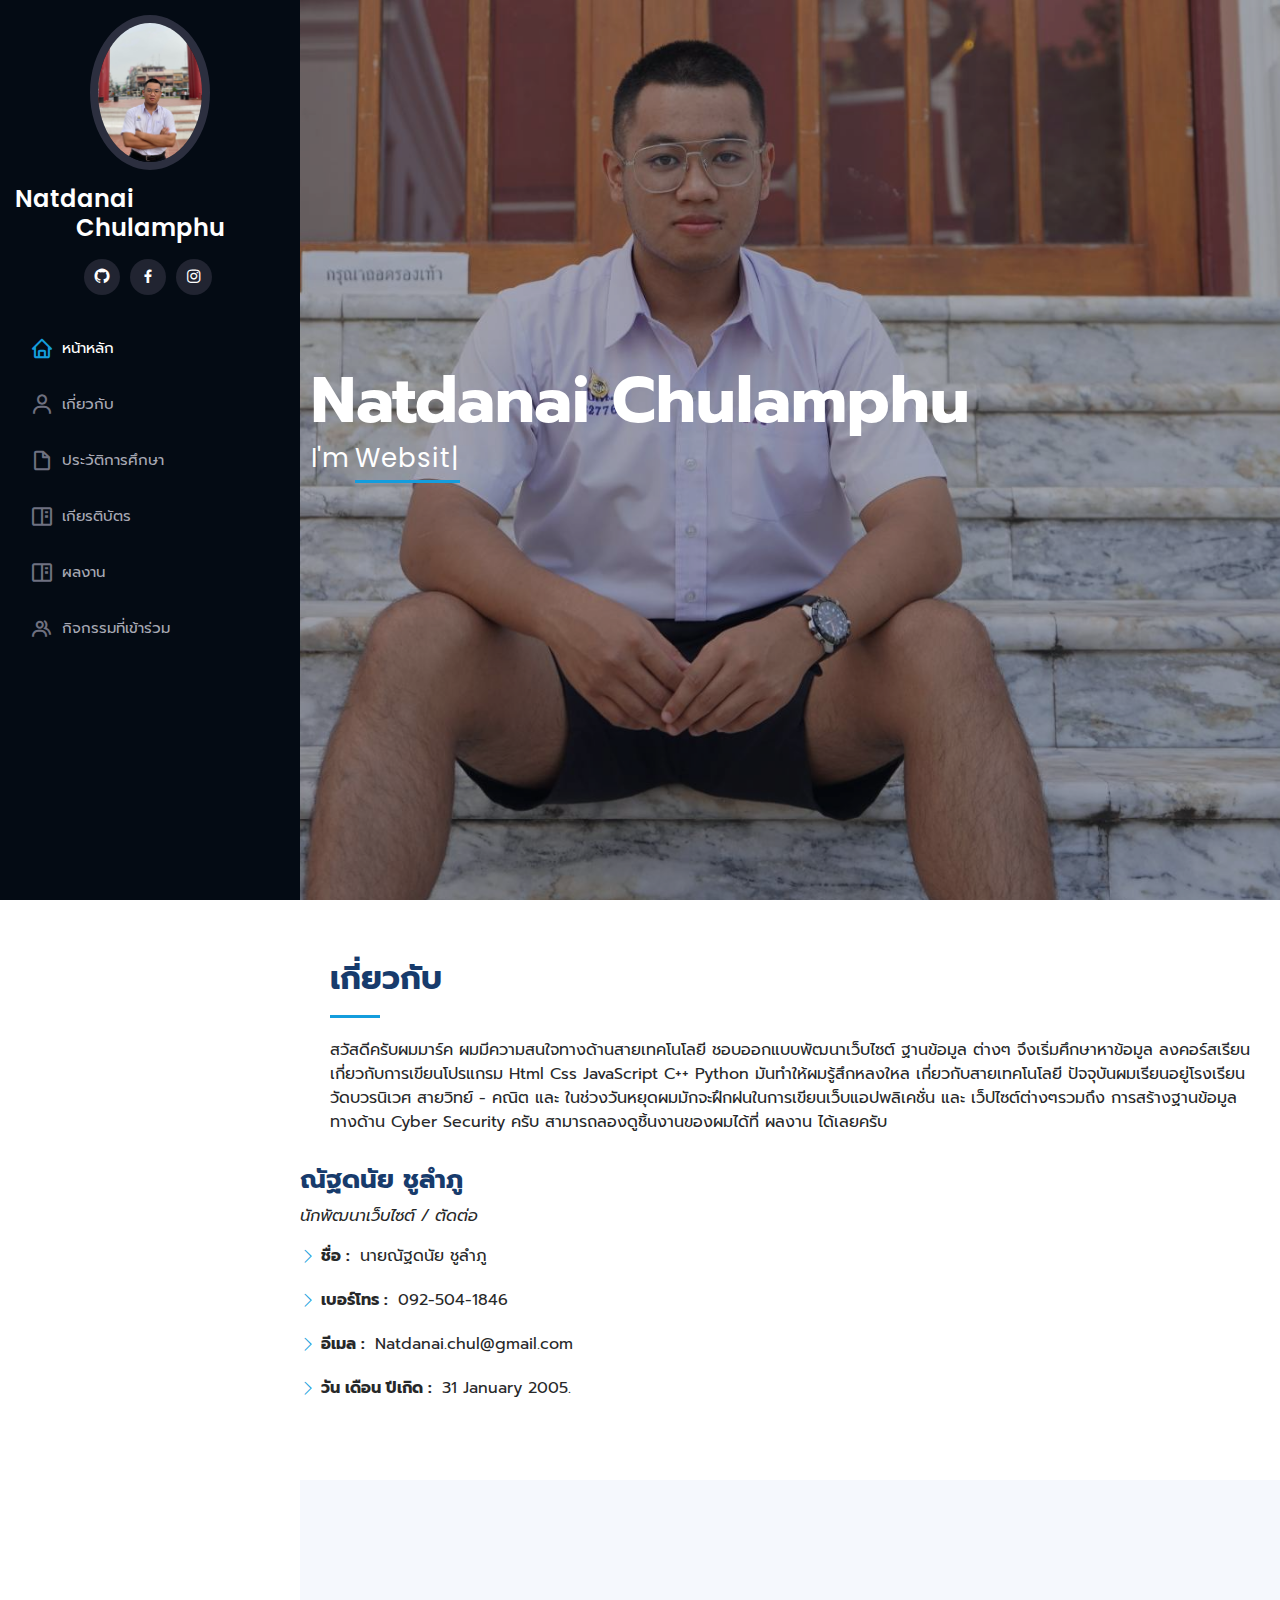
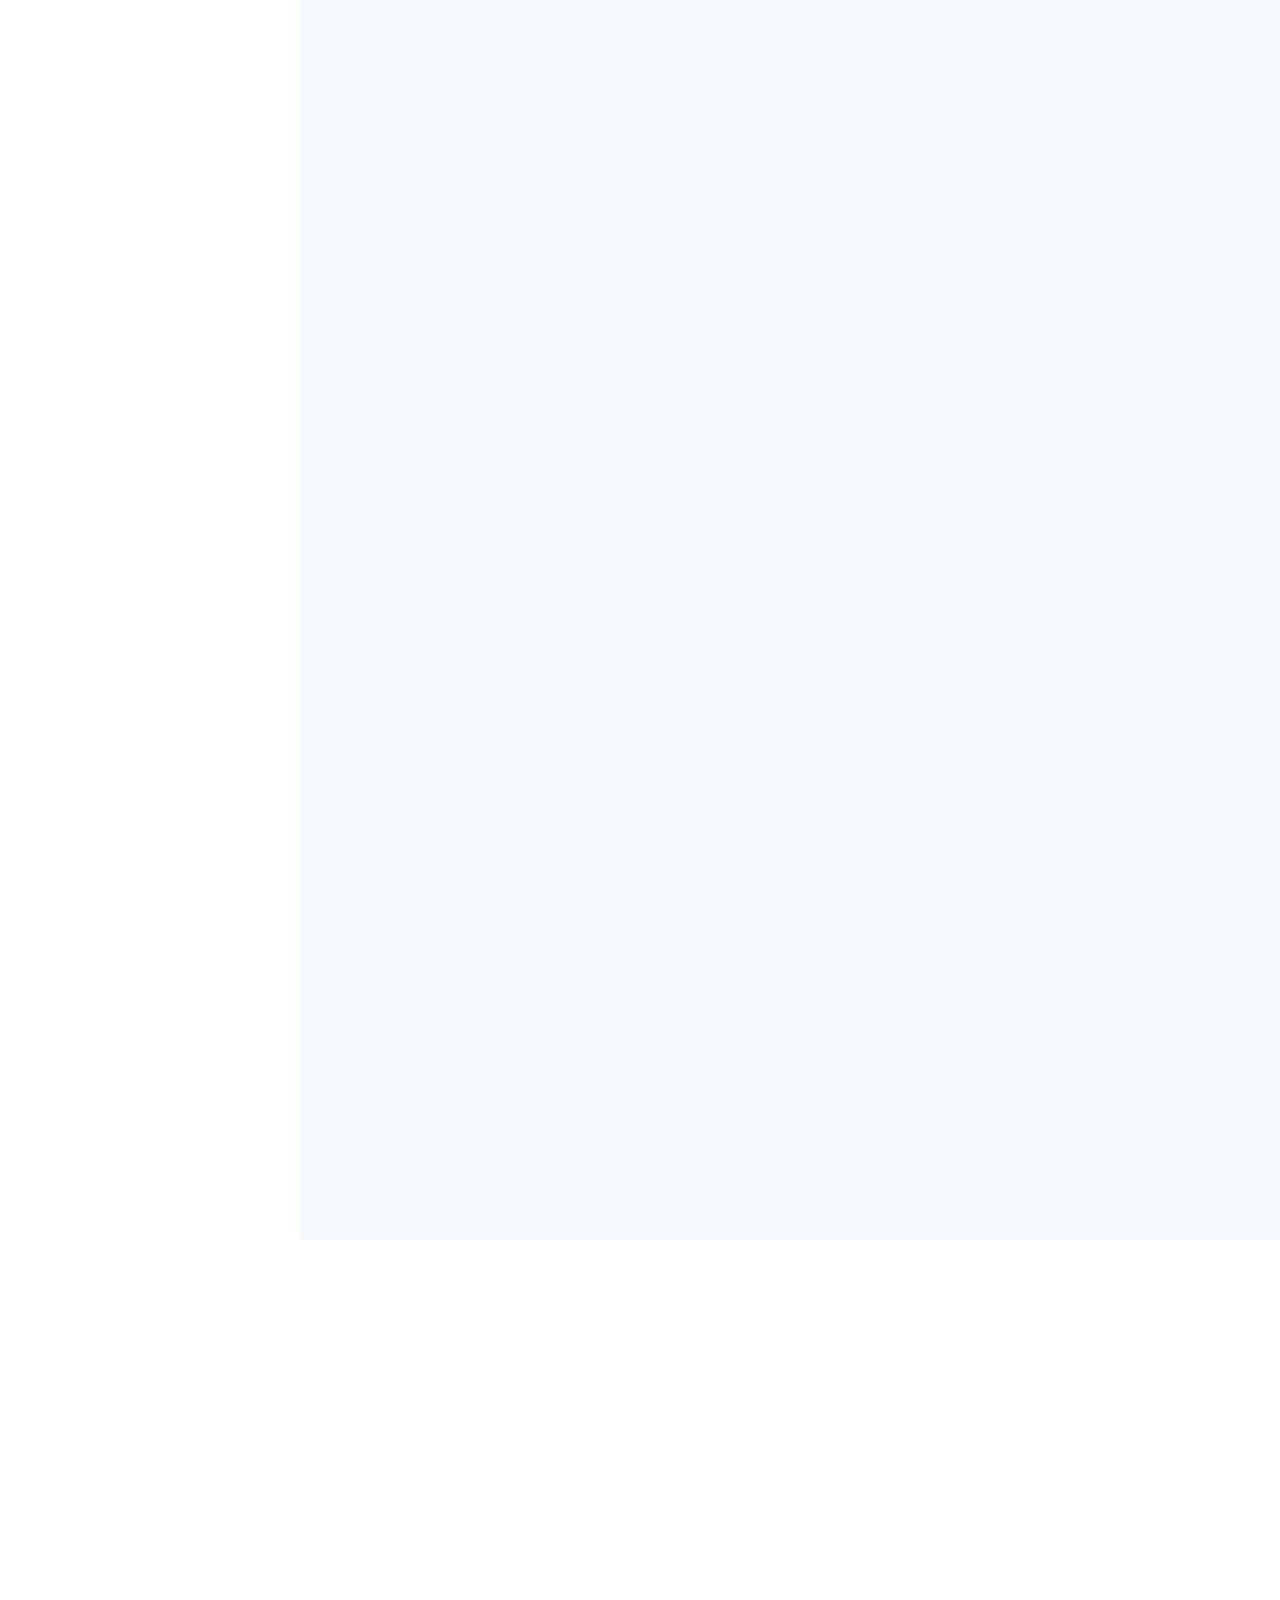
<file: index.html>
<!DOCTYPE html>
<html lang="en">

<head>
  <meta charset="utf-8">
  <meta content="width=device-width, initial-scale=1.0" name="viewport">

  <title>iPortfolio </title>
  <meta content="" name="description">
  <meta content="" name="keywords">

  <!-- Favicons -->
  <link href="assets/img/favicon.png" rel="icon">
  <link href="assets/img/apple-touch-icon.png" rel="apple-touch-icon">

  <!-- Google Fonts -->
  <link href="https://fonts.googleapis.com/css?family=Open+Sans:300,300i,400,400i,600,600i,700,700i|Raleway:300,300i,400,400i,500,500i,600,600i,700,700i|Poppins:300,300i,400,400i,500,500i,600,600i,700,700i" rel="stylesheet">

  <!-- Vendor CSS Files -->
  <link href="assets/vendor/aos/aos.css" rel="stylesheet">
  <link href="assets/vendor/bootstrap/css/bootstrap.min.css" rel="stylesheet">
  <link href="assets/vendor/bootstrap-icons/bootstrap-icons.css" rel="stylesheet">
  <link href="assets/vendor/boxicons/css/boxicons.min.css" rel="stylesheet">
  <link href="assets/vendor/glightbox/css/glightbox.min.css" rel="stylesheet">
  <link href="assets/vendor/swiper/swiper-bundle.min.css" rel="stylesheet">

  <!-- Template Main CSS File -->
  <link href="assets/css/style.css" rel="stylesheet">

  <!-- =======================================================
  * Template Name: iPortfolio
  * Updated: Sep 18 2023 with Bootstrap v5.3.2
  * Template URL: https://bootstrapmade.com/iportfolio-bootstrap-portfolio-websites-template/
  * Author: BootstrapMade.com
  * License: https://bootstrapmade.com/license/
  ======================================================== -->
</head>

<body>

  <!-- ======= Mobile nav toggle button ======= -->
  <i class="bi bi-list mobile-nav-toggle d-xl-none"></i>

  <!-- ======= Header ======= -->
  <header id="header">
    <div class="d-flex flex-column">

      <div class="profile">
        <img src="assets/img/S__2506754.jpg" alt="" class="img-fluid rounded-circle">
        <h1 class="text-light"><a href="index.html">Natdanai Chulamphu</a></h1>
        <div class="social-links mt-3 text-center">
          <a href="https://github.com/markk055" class="github"><i class="bx bxl-github"></i></a>
          <a href="https://www.facebook.com/profile.php?id=100009286404479" class="facebook"><i class="bx bxl-facebook"></i></a>
          <a href="https://www.instagram.com/mx_rk.xez/" class="instagram"><i class="bx bxl-instagram"></i></a>
        </div>
      </div>
        
      <nav id="navbar" class="nav-menu navbar">
        <ul>
          <li><a href="#hero" class="nav-link scrollto active"><i class="bx bx-home"></i> <span>หน้าหลัก</span></a></li>
          <li><a href="#about" class="nav-link scrollto"><i class="bx bx-user"></i> <span>เกี่ยวกับ</span></a></li>
          <li><a href="#resume" class="nav-link scrollto"><i class="bx bx-file-blank"></i> <span>ประวัติการศึกษา</span></a></li>
          <li><a href="#certificate" class="nav-link scrollto"><i class="bx bx-book-content"></i> <span>เกียรติบัตร</span></a></li>
          <li><a href="projects/index.html" class="nav-link scrollto"><i class="bx bx-book-content"></i> <span>ผลงาน</span></a>
          <li><a href="\activite\index.html" class="nav-link scrollto"><i class="bx bx-group"></i> <span>กิจกรรมที่เข้าร่วม</span></a></li>
        </ul>
      </nav><!-- .nav-menu -->
    </div>
  </header><!-- End Header -->

  <!-- ======= Hero Section ======= -->
  <section id="hero" class="d-flex flex-column justify-content-center align-items-center">
    <div class="hero-container" data-aos="fade-in">
      <h1>Natdanai Chulamphu</h1>
      <p>I'm <span class="typed" data-typed-items="Website Developer, programming , Photographer"></span></p>
      <div class="social-links">
        
      </div>
    </div>
    
  </section><!-- End Hero -->

  <main id="main">

    <!-- ======= About Section ======= -->
    <section id="about" class="about">
      <div class="container">

        <div class="section-title">
          <h2>เกี่ยวกับ</h2>
          <p>สวัสดีครับผมมาร์ค ผมมีความสนใจทางด้านสายเทคโนโลยี ชอบออกแบบพัฒนาเว็บไซต์ ฐานข้อมูล ต่างๆ จึงเริ่มศึกษาหาข้อมูล 
            ลงคอร์สเรียนเกี่ยวกับการเขียนโปรแกรม Html Css JavaScript C++ Python มันทำให้ผมรู้สึกหลงใหล เกี่ยวกับสายเทคโนโลยี 
            ปัจจุบันผมเรียนอยู่โรงเรียนวัดบวรนิเวศ สายวิทย์ - คณิต และ ในช่วงวันหยุดผมมักจะฝึกฝนในการเขียนเว็บแอปพลิเคชั่น 
            และ เว็ปไซต์ต่างๆรวมถึง การสร้างฐานข้อมูล ทางด้าน Cyber Security ครับ สามารถลองดูชิ้นงานของผมได้ที่ ผลงาน ได้เลยครับ </p>
     
            </div>
        </div>

        <div class="row">
          <div class="col-lg-8 pt-4 pt-lg-0 content">
            <h3>ณัฐดนัย ชูลำภู</h3>
            <p class="fst-italic">
              นักพัฒนาเว็บไซต์ / ตัดต่อ
            </p>
            <div class="row">
              <div class="col-lg-6">
                <ul>
                  <li><i class="bi bi-chevron-right"></i> <strong>ชื่อ :</strong> <span>นายณัฐดนัย ชูลำภู</span></li>
                  <li><i class="bi bi-chevron-right"></i> <strong>เบอร์โทร :</strong> <span>092-504-1846</span></li>
                  <li><i class="bi bi-chevron-right"></i> <strong>อีเมล :</strong> <span>Natdanai.chul@gmail.com</span></li>
                  <li><i class="bi bi-chevron-right"></i> <strong>วัน เดือน ปีเกิด :</strong> <span> 31 January 2005.</span></li>
                </ul>
              </div>
              </div>
            </div>
          </div>
        </div>
      </div>
    </section>

      <!-- ======= Skills Section ======= -->
      <section id="skills" class="skills section-bg">
        <div class="container" data-aos="fade-up">
  
          <div class="section-title">
            <h2>ทักษะ</h2>
          </div>
  
          <div class="row skills-content">
  
            <div class="col-lg-6">
  
              <div class="progress">
                <h4><span class="skill">Visual Studio code </span></h4>
                <h5><p>ฝึกการเขียนโปรแกรม อธิเช่น HTML CSS JavaScript</p></h5>
              </div>
              <br>
              <div class="progress">
                <h4><span class="skill">PHP</span></h4>
                <h5><p>ฝึกทักษะการจัดทำเว็บไซต์และแสดงผลในแบบHTML</p></h5>
              </div>
              <br>
              <div class="progress">
                <h4><span class="skill">Dev-C++</span></h4>
                <h5><p>ฝึกทักษะการเขียนภาษาC++  </p></h5>
              </div>
              <br>
            <div class="col-lg-6">
  
              <div class="progress">
                <h4><span class="skill">Pycarm</span></h4>
                <h5><p>ฝึกการเขียน Python </p></h5>
              </div>
              <br>
              <div class="progress">
                <h4><span class="skill">Arduino</span></h4>
                <h5><p>ฝึกการใช้โปรแกรมทำหุ่นยนต์ AI </p></h5>
              </div>
              <br>
              <div class="progress">
                <h4><span class="skill">Microsofe office</span></h4>
                <h5><p>การใช้โปรแกรมต่างๆ</p></h5>
              </div>
              <br>
  
              <div class="progress">
                <h4><span class="skill">PhotoShop</span></h4>
                <h5><p>ฝึกทักษะการตัดต่อรูปภาพ</p></h5>
              </div>
            </div>
          </div>
        </div>
      </section>
  
            <!-- ======= Interested Section ======= -->
            <section id="interested" class="interested section-bg">
              <div class="container" data-aos="fade-up">
        
                <div class="section-title">
                  <h2>ความสนใจต่างๆ</h2>
                </div>
    
                <div class="row interested-content">
                  <div class="col-lg-6">
                    <ul>
                      <li> <span><h4>Website Developer</h4></span></li>
                      <li><span><h4>Software Engineer</h4></span></li>
                      <li> <span><h4>Network Engineer</h4></span></li>
                      <li><span><h4>Computer Engineer</h4></span></li>
                      <div class="col-lg-6"></div>
                      <li><span><h4>Data Science</h4></span></li>
                      <li><span><h4>Programming</h4></span></li>
                      <li><span><h4>Maleware</h4></span></li>
                      <li><span><h4>Data Analyst</h4></span></li>
                      <li><span><h4>IOT</h4></span></li>
                    </ul>                           
                  </div>
                </div>
              </div>
            </div>
          </div>
        </section>

       <!-- ======= Resume Section ======= -->
       <section id="resume" class="resume">
        <div class="container" data-aos="fade-up">
  
          <div class="section-title">
            <h3><strong>ประวัติการศึกษา </strong></h3>
          </div>
  
          <div class="row">
            <div class="col-lg-6">
              
              <div class="resume-item">
                <h4>มัธยมศึกษาตอนปลาย (ม.4-6)</h4>
                <h5>2564 - ปัจจุบัน</h5>
                <p><em> โรงเรียนวัดบวรนิเวศ</em></p>
                <p>GPAX 3.21</p>
              </div>
              
              <div class="resume-item">
                <h4>มัธยมศึกษาตอนต้น (ม.1-3)</h4>
                <h5>2560 - 2562</h5>
                <p><em> โรงเรียนเซต์ดอมินิก</em></p>
              </div>
              
              <div class="resume-item">
                <h4>ประถมศึกษา (ป.1-6)</h4>
                <h5>2560 - 2562</h5>
                <p><em> โรงเรียนเซต์ดอมินิก</em></p>
              </div>
            </div>
            <div class="col-lg-6">
          
              <h3 class="resume-title">กิจกรรมที่เข้าร่วม</h3>
              <div class="resume-item">
                <ul>
                  <li>เข้าร่วมการแข่งขัน Thailand Cyber Top Talent 2022</li>
                  <li>เข้าร่วมการแข่งขัน อัจฉริยภาพทางวิทยาศาสตร์ (ศิลปหัตถกรรม ครั้งที่70 ,2022) </li>
                  <li>เข้าร่วมการแข่งขัน ตอบปัญหาวิชาการคอมพิวเตอร์ (ICT Challenge 2022)</li>
                  <li>ปฏิบัติหน้าที่ คณะกรรมการนักเรียน ปีการศึกษา 2565</li>
                  <!-- <li>Joined </li> -->
                </ul>
              </div>
  
            </div>
          </div>
  
        </div>
      </section>

      <!-- ======= Performance Section ======= -->
     <section id="certificate" class="certificate">
      <div class="container" data-aos="fade-up">
        <div class="section-title">
          <h2>ผลงาน</h2>
        </div>
        <h3><p>กดเข้าไปรับชมผลงานที่ลิ้งค์ได้เลยครับ</p></h3>
        
        <li class="inline-flex items-center">
          <h4><a href="./projects/index.html" class="text-gray-600 hover:text-blue-500">หน้าผลงาน</a></h4>
        </li>
        </section>

     <!-- ======= Certificates Section ======= -->
     <section id="certificate" class="certificate">
      <div class="container" data-aos="fade-up">
        <div class="section-title">
          <h2>เกียรติบัตร</h2>
        </div>

        <div class="row">
          <div class="portfolio-details-slider swiper">
            <div class="swiper-wrapper align-items-center">
              <div class="swiper-slide">
                <img src="assets/img/portfolio/380070681_855496979494673_1344354647912384610_n.jpg" width="80%" alt="">
              </div>

              <div class="swiper-slide">
                <img src="assets/img/portfolio/380096048_1113630803351386_8097498644019307697_n.jpg" width="80%" alt="">
              </div>

              <div class="swiper-slide">
                <img src="assets/img/portfolio/380386448_3628981200682191_7530379057187936550_n.jpg" width="80%" alt="">
              </div>

              <div class="swiper-slide">
                <img src="assets/img/portfolio/380452958_640981298023864_3811495677718129430_n.jpg" width="80%" alt="">
              </div>

              <div class="swiper-slide">
                <img src="assets/img/portfolio/380661563_1035628184145914_6880877235011698896_n.jpg" width="80%" alt="">
              </div>

              <div class="swiper-slide">
                <img src="assets/img/portfolio/380836232_997989178086543_9032318101912750831_n.jpg" width="80%" alt="">
              </div>

              <div class="swiper-slide">
                <img src="assets/img/portfolio/385397288_283692157838765_1424507105038544964_n.jpg" width="80%" alt="">
              </div>

              <div class="swiper-slide">
                <img src="assets/img/portfolio/385423499_193412487040926_7120694390625050698_n.jpg" width="80%" alt="">
              </div>

              <div class="swiper-slide">
                <img src="assets/img/portfolio/385485907_1761360864317751_6563816625449303369_n.jpg" width="80%" alt="">
              </div>

              <div class="swiper-slide">
                <img src="assets/img/portfolio/385498664_1008586520398867_7710875443860006232_n.jpg" width="80%" alt="">
              </div>

              <div class="swiper-slide">
                <img src="assets/img/portfolio/385501369_1495368581261492_2508292247408084954_n.jpg" width="80%" alt="">
              </div>

              <div class="swiper-slide">
                <img src="assets/img/portfolio/385530664_641203358098321_167531282945778842_n.jpg" width="80%" alt="">
              </div>

              <div class="swiper-slide">
                <img src="assets\img\portfolio\S__3563523.jpg" width="80%" alt="">
              </div>

              <div class="swiper-slide">
                <img src="assets/img/portfolio/124585.jpg" width="80%" alt="">
              </div>
            </div>
          </div>
        </div>
    </section>

    <!-- End Certificate Section -->

    

  <!-- ======= Footer ======= -->
  <!-- <footer id="footer">
    <div class="container">
      <h3>ณัฐดนัย ชูลำภู</h3>
      <p>แฟ้มสะสมผลงานของณัฐดนัย</p>

      <div class="social-links">
        <a href="https://github.com/markk055/m." class="github"><i class="bx bxl-github"></i></a>
        <a href="https://www.facebook.com/profile.php?id=100009286404479" class="facebook"><i class="bx bxl-facebook"></i></a>
        <a href="https://www.instagram.com/mx_rk.xez/" class="instagram"><i class="bx bxl-instagram"></i></a>
      <div class="credits">
        Designed by <a href="https://bootstrapmade.com/">BootstrapMade</a>
      </div>
    </div>
  </footer> -->

  <a href="#" class="back-to-top d-flex align-items-center justify-content-center"><i class="bi bi-arrow-up-short"></i></a>

  <!-- Vendor JS Files -->
  <script src="assets/vendor/purecounter/purecounter_vanilla.js"></script>
  <script src="assets/vendor/aos/aos.js"></script>
  <script src="assets/vendor/bootstrap/js/bootstrap.bundle.min.js"></script>
  <script src="assets/vendor/glightbox/js/glightbox.min.js"></script>
  <script src="assets/vendor/isotope-layout/isotope.pkgd.min.js"></script>
  <script src="assets/vendor/swiper/swiper-bundle.min.js"></script>
  <script src="assets/vendor/typed.js/typed.umd.js"></script>
  <script src="assets/vendor/waypoints/noframework.waypoints.js"></script>
  <script src="assets/vendor/php-email-form/validate.js"></script>

  <!-- Template Main JS File -->
  <script src="assets/js/main.js"></script>

</body>

</html>
</file>
<file: assets/css/style.css>
/**
* Template Name: iPortfolio
* Updated: Sep 18 2023 with Bootstrap v5.3.2
* Template URL: https://bootstrapmade.com/iportfolio-bootstrap-portfolio-websites-template/
* Author: BootstrapMade.com
* License: https://bootstrapmade.com/license/
*/

/*--------------------------------------------------------------
# General
--------------------------------------------------------------*/
@import url('https://fonts.googleapis.com/css2?family=Prompt&display=swap');
body {
  font-family: 'Prompt', sans-serif;
  color: #272829;
}

a {
  color: #149ddd;
  text-decoration: none;
}

a:hover {
  color: #37b3ed;
  text-decoration: none;
}

h1,
h2,
h3,
h4,
h5,
h6 {
  font-family: 'Prompt', sans-serif;
}

/*--------------------------------------------------------------
# Back to top button
--------------------------------------------------------------*/
.back-to-top {
  position: fixed;
  visibility: hidden;
  opacity: 0;
  right: 15px;
  bottom: 15px;
  z-index: 996;
  background: #149ddd;
  width: 40px;
  height: 40px;
  border-radius: 50px;
  transition: all 0.4s;
}

.back-to-top i {
  font-size: 28px;
  color: #fff;
  line-height: 0;
}

.back-to-top:hover {
  background: #2eafec;
  color: #fff;
}

.back-to-top.active {
  visibility: visible;
  opacity: 1;
}

/*--------------------------------------------------------------
# Header
--------------------------------------------------------------*/
#header {
  position: fixed;
  top: 0;
  left: 0;
  bottom: 0;
  width: 300px;
  transition: all ease-in-out 0.5s;
  z-index: 9997;
  transition: all 0.5s;
  padding: 0 15px;
  background: #040b14;
  overflow-y: auto;
}

#header .profile img {
  margin: 15px auto;
  display: block;
  width: 120px;
  border: 8px solid #2c2f3f;
}

#header .profile h1 {
  font-size: 24px;
  margin: 0;
  padding: 0;
  font-weight: 600;
  -moz-text-align-last: center;
  text-align-last: center;
  font-family: "Poppins", sans-serif;
}

#header .profile h1 a,
#header .profile h1 a:hover {
  color: #fff;
  text-decoration: none;
}

#header .profile .social-links a {
  font-size: 18px;
  display: inline-block;
  background: #212431;
  color: #fff;
  line-height: 1;
  padding: 8px 0;
  margin-right: 4px;
  border-radius: 50%;
  text-align: center;
  width: 36px;
  height: 36px;
  transition: 0.3s;
}

#header .profile .social-links a:hover {
  background: #149ddd;
  color: #fff;
  text-decoration: none;
}

#main {
  margin-left: 300px;
}

.container,
.container-fluid {
  padding-left: 30px;
  padding-right: 30px;
}

@media (max-width: 1199px) {
  #header {
    left: -300px;
  }

  #main {
    margin-left: 0;
  }

  .container,
  .container-fluid {
    padding-left: 12px;
    padding-right: 12px;
  }
}

/*--------------------------------------------------------------
# Navigation Menu
--------------------------------------------------------------*/
/* Desktop Navigation */
.nav-menu {
  padding: 30px 0 0 0;
}

.nav-menu * {
  margin: 0;
  padding: 0;
  list-style: none;
}

.nav-menu>ul>li {
  position: relative;
  white-space: nowrap;
}

.nav-menu a,
.nav-menu a:focus {
  display: flex;
  align-items: center;
  color: #a8a9b4;
  padding: 12px 15px;
  margin-bottom: 8px;
  transition: 0.3s;
  font-size: 15px;
}

.nav-menu a i,
.nav-menu a:focus i {
  font-size: 24px;
  padding-right: 8px;
  color: #6f7180;
}

.nav-menu a:hover,
.nav-menu .active,
.nav-menu .active:focus,
.nav-menu li:hover>a {
  text-decoration: none;
  color: #fff;
}

.nav-menu a:hover i,
.nav-menu .active i,
.nav-menu .active:focus i,
.nav-menu li:hover>a i {
  color: #149ddd;
}

/* Mobile Navigation */
.mobile-nav-toggle {
  position: fixed;
  right: 15px;
  top: 15px;
  z-index: 9998;
  border: 0;
  font-size: 24px;
  transition: all 0.4s;
  outline: none !important;
  background-color: #149ddd;
  color: #fff;
  width: 40px;
  height: 40px;
  display: inline-flex;
  align-items: center;
  justify-content: center;
  line-height: 0;
  border-radius: 50px;
  cursor: pointer;
}

.mobile-nav-active {
  overflow: hidden;
}

.mobile-nav-active #header {
  left: 0;
}

/*--------------------------------------------------------------
# Hero Section
--------------------------------------------------------------*/
#hero {
  width: 100%;
  height: 100vh;
  background: url("../img/hero-bg.jpg") top center;
  background-size: cover;
}

#hero:before {
  content: "";
  background: rgba(5, 13, 24, 0.3);
  position: absolute;
  bottom: 0;
  top: 0;
  left: 0;
  right: 0;
  z-index: 1;
}

#hero .hero-container {
  position: relative;
  z-index: 2;
  min-width: 300px;
}

#hero h1 {
  margin: 0 0 10px 0;
  font-size: 64px;
  font-weight: 700;
  line-height: 56px;
  color: #fff;
}

#hero p {
  color: #fff;
  margin-bottom: 50px;
  font-size: 26px;
  font-family: "Poppins", sans-serif;
}

#hero p span {
  color: #fff;
  padding-bottom: 4px;
  letter-spacing: 1px;
  border-bottom: 3px solid #149ddd;
}

@media (min-width: 1024px) {
  #hero {
    background-attachment: fixed;
  }
}

@media (max-width: 768px) {
  #hero h1 {
    font-size: 28px;
    line-height: 36px;
  }

  #hero h2 {
    font-size: 18px;
    line-height: 24px;
    margin-bottom: 30px;
  }
}

/*--------------------------------------------------------------
# Sections General
--------------------------------------------------------------*/
section {
  padding: 60px 0;
  overflow: hidden;
}

.section-bg {
  background: #f5f8fd;
}

.section-title {
  padding-bottom: 30px;
}

.section-title h2 {
  font-size: 32px;
  font-weight: bold;
  margin-bottom: 20px;
  padding-bottom: 20px;
  position: relative;
  color: #173b6c;
}

.section-title h2::after {
  content: "";
  position: absolute;
  display: block;
  width: 50px;
  height: 3px;
  background: #149ddd;
  bottom: 0;
  left: 0;
}

.section-title p {
  margin-bottom: 0;
}

/*--------------------------------------------------------------
# About
--------------------------------------------------------------*/
.about .content h3 {
  font-weight: 700;
  font-size: 26px;
  color: #173b6c;
}

.about .content ul {
  list-style: none;
  padding: 0;
}

.about .content ul li {
  margin-bottom: 20px;
  display: flex;
  align-items: center;
}

.about .content ul strong {
  margin-right: 10px;
}

.about .content ul i {
  font-size: 16px;
  margin-right: 5px;
  color: #149ddd;
  line-height: 0;
}

.about .content p:last-child {
  margin-bottom: 0;
}

/*--------------------------------------------------------------
# Facts
--------------------------------------------------------------*/
.facts {
  padding-bottom: 30px;
}

.facts .count-box {
  padding: 30px;
  width: 100%;
}

.facts .count-box i {
  display: block;
  font-size: 44px;
  color: #149ddd;
  float: left;
  line-height: 0;
}

.facts .count-box span {
  font-size: 48px;
  line-height: 40px;
  display: block;
  font-weight: 700;
  color: #050d18;
  margin-left: 60px;
}

.facts .count-box p {
  padding: 15px 0 0 0;
  margin: 0 0 0 60px;
  font-family: "Raleway", sans-serif;
  font-size: 14px;
  color: #122f57;
}

.facts .count-box a {
  font-weight: 600;
  display: block;
  margin-top: 20px;
  color: #122f57;
  font-size: 15px;
  font-family: "Poppins", sans-serif;
  transition: ease-in-out 0.3s;
}

.facts .count-box a:hover {
  color: #1f5297;
}

/*--------------------------------------------------------------
# Akills
--------------------------------------------------------------*/
.skills .progress {
  height: 60px;
  display: block;
  background: none;
  border-radius: 0;
}

.skills .progress .skill {
  padding: 0;
  margin: 0 0 6px 0;
  text-transform: uppercase;
  display: block;
  font-weight: 600;
  font-family: "Poppins", sans-serif;
  color: #050d18;
}

.skills .progress .skill .val {
  float: right;
  font-style: normal;
}

.skills .progress-bar-wrap {
  background: #dce8f8;
  height: 10px;
}

.skills .progress-bar {
  width: 1px;
  height: 10px;
  transition: 0.9s;
  background-color: #149ddd;
}

/*--------------------------------------------------------------
# Resume
--------------------------------------------------------------*/
.resume .resume-title {
  font-size: 26px;
  font-weight: 700;
  margin-top: 20px;
  margin-bottom: 20px;
  color: #203553;
}

.resume .resume-item {
  padding: 0 0 20px 20px;
  margin-top: -2px;
  border-left: 2px solid #0a121d;
  position: relative;
}

.resume .resume-item h4 {
  line-height: 18px;
  font-size: 18px;
  font-weight: 600;
  text-transform: uppercase;
  color: #101925;
  margin-bottom: 10px;
}

.resume .resume-item h5 {
  font-size: 16px;
  background: #e4edf9;
  padding: 5px 15px;
  display: inline-block;
  font-weight: 600;
  margin-bottom: 10px;
}

.resume .resume-item ul {
  padding-left: 20px;
}

.resume .resume-item ul li {
  padding-bottom: 10px;
}

.resume .resume-item:last-child {
  padding-bottom: 0;
}

.resume .resume-item::before {
  content: "";
  position: absolute;
  width: 16px;
  height: 16px;
  border-radius: 50px;
  left: -9px;
  top: 0;
  background: #fff;
  border: 2px solid #091422;
}

/*--------------------------------------------------------------
# Portfolio
--------------------------------------------------------------*/
.portfolio .portfolio-item {
  margin-bottom: 30px;
}

.portfolio #portfolio-flters {
  padding: 0;
  margin: 0 auto 35px auto;
  list-style: none;
  text-align: center;
  background: #fff;
  border-radius: 50px;
  padding: 2px 15px;
}

.portfolio #portfolio-flters li {
  cursor: pointer;
  display: inline-block;
  padding: 10px 15px 8px 15px;
  font-size: 14px;
  font-weight: 600;
  line-height: 1;
  text-transform: uppercase;
  color: #272829;
  margin-bottom: 5px;
  transition: all 0.3s ease-in-out;
}

.portfolio #portfolio-flters li:hover,
.portfolio #portfolio-flters li.filter-active {
  color: #149ddd;
}

.portfolio #portfolio-flters li:last-child {
  margin-right: 0;
}

.portfolio .portfolio-wrap {
  transition: 0.3s;
  position: relative;
  overflow: hidden;
  z-index: 1;
}

.portfolio .portfolio-wrap::before {
  content: "";
  background: rgba(255, 255, 255, 0.5);
  position: absolute;
  left: 0;
  right: 0;
  top: 0;
  bottom: 0;
  transition: all ease-in-out 0.3s;
  z-index: 2;
  opacity: 0;
}

.portfolio .portfolio-wrap .portfolio-links {
  opacity: 1;
  left: 0;
  right: 0;
  bottom: -60px;
  z-index: 3;
  position: absolute;
  transition: all ease-in-out 0.3s;
  display: flex;
  justify-content: center;
}

.portfolio .portfolio-wrap .portfolio-links a {
  color: #fff;
  font-size: 28px;
  text-align: center;
  background: rgba(20, 157, 221, 0.75);
  transition: 0.3s;
  width: 50%;
}

.portfolio .portfolio-wrap .portfolio-links a:hover {
  background: rgba(20, 157, 221, 0.95);
}

.portfolio .portfolio-wrap .portfolio-links a+a {
  border-left: 1px solid #37b3ed;
}

.portfolio .portfolio-wrap:hover::before {
  top: 0;
  left: 0;
  right: 0;
  bottom: 0;
  opacity: 1;
}

.portfolio .portfolio-wrap:hover .portfolio-links {
  opacity: 1;
  bottom: 0;
}

/*--------------------------------------------------------------
# Portfolio Details
--------------------------------------------------------------*/
.portfolio-details {
  padding-top: 40px;
}

.portfolio-details .portfolio-details-slider img {
  width: 100%;
}

.portfolio-details .portfolio-details-slider .swiper-pagination {
  margin-top: 20px;
  position: relative;
}

.portfolio-details .portfolio-details-slider .swiper-pagination .swiper-pagination-bullet {
  width: 12px;
  height: 12px;
  background-color: #fff;
  opacity: 1;
  border: 1px solid #149ddd;
}

.portfolio-details .portfolio-details-slider .swiper-pagination .swiper-pagination-bullet-active {
  background-color: #149ddd;
}

.portfolio-details .portfolio-info {
  padding: 30px;
  box-shadow: 0px 0 30px rgba(5, 13, 24, 0.08);
}

.portfolio-details .portfolio-info h3 {
  font-size: 22px;
  font-weight: 700;
  margin-bottom: 20px;
  padding-bottom: 20px;
  border-bottom: 1px solid #eee;
}

.portfolio-details .portfolio-info ul {
  list-style: none;
  padding: 0;
  font-size: 15px;
}

.portfolio-details .portfolio-info ul li+li {
  margin-top: 10px;
}

.portfolio-details .portfolio-description {
  padding-top: 30px;
}

.portfolio-details .portfolio-description h2 {
  font-size: 26px;
  font-weight: 500;
  margin-bottom: 15px;
}

.portfolio-details .portfolio-description p {
  padding: 0;
}



/*--------------------------------------------------------------
# Contact
--------------------------------------------------------------*/
.contact {
  padding-bottom: 130px;
}

.contact .info {
  padding: 30px;
  background: #fff;
  width: 100%;
  box-shadow: 0 0 24px 0 rgba(0, 0, 0, 0.12);
}

.contact .info i {
  font-size: 20px;
  color: #149ddd;
  float: left;
  width: 44px;
  height: 44px;
  background: #dff3fc;
  display: flex;
  justify-content: center;
  align-items: center;
  border-radius: 50px;
  transition: all 0.3s ease-in-out;
}

.contact .info h4 {
  padding: 0 0 0 60px;
  font-size: 22px;
  font-weight: 600;
  margin-bottom: 5px;
  color: #050d18;
}

.contact .info p {
  padding: 0 0 10px 60px;
  margin-bottom: 20px;
  font-size: 14px;
  color: #173b6c;
}

.contact .info .email p {
  padding-top: 5px;
}

.contact .info .social-links {
  padding-left: 60px;
}

.contact .info .social-links a {
  font-size: 18px;
  display: inline-block;
  background: #333;
  color: #fff;
  line-height: 1;
  padding: 8px 0;
  border-radius: 50%;
  text-align: center;
  width: 36px;
  height: 36px;
  transition: 0.3s;
  margin-right: 10px;
}

.contact .info .social-links a:hover {
  background: #149ddd;
  color: #fff;
}

.contact .info .email:hover i,
.contact .info .address:hover i,
.contact .info .phone:hover i {
  background: #149ddd;
  color: #fff;
}

.contact .php-email-form {
  width: 100%;
  padding: 30px;
  background: #fff;
  box-shadow: 0 0 24px 0 rgba(0, 0, 0, 0.12);
}

.contact .php-email-form .form-group {
  padding-bottom: 8px;
}

.contact .php-email-form .validate {
  display: none;
  color: red;
  margin: 0 0 15px 0;
  font-weight: 400;
  font-size: 13px;
}

.contact .php-email-form .error-message {
  display: none;
  color: #fff;
  background: #ed3c0d;
  text-align: left;
  padding: 15px;
  font-weight: 600;
}

.contact .php-email-form .error-message br+br {
  margin-top: 25px;
}

.contact .php-email-form .sent-message {
  display: none;
  color: #fff;
  background: #18d26e;
  text-align: center;
  padding: 15px;
  font-weight: 600;
}

.contact .php-email-form .loading {
  display: none;
  background: #fff;
  text-align: center;
  padding: 15px;
}

.contact .php-email-form .loading:before {
  content: "";
  display: inline-block;
  border-radius: 50%;
  width: 24px;
  height: 24px;
  margin: 0 10px -6px 0;
  border: 3px solid #18d26e;
  border-top-color: #eee;
  animation: animate-loading 1s linear infinite;
}

.contact .php-email-form .form-group {
  margin-bottom: 15px;
}

.contact .php-email-form label {
  padding-bottom: 8px;
}

.contact .php-email-form input,
.contact .php-email-form textarea {
  border-radius: 0;
  box-shadow: none;
  font-size: 14px;
}

.contact .php-email-form input {
  height: 44px;
}

.contact .php-email-form textarea {
  padding: 10px 15px;
}

.contact .php-email-form button[type=submit] {
  background: #149ddd;
  border: 0;
  padding: 10px 24px;
  color: #fff;
  transition: 0.4s;
  border-radius: 4px;
}

.contact .php-email-form button[type=submit]:hover {
  background: #37b3ed;
}

@keyframes animate-loading {
  0% {
    transform: rotate(0deg);
  }

  100% {
    transform: rotate(360deg);
  }
}

/*--------------------------------------------------------------
# Breadcrumbs
--------------------------------------------------------------*/
.breadcrumbs {
  padding: 20px 0;
  background: #f9f9f9;
}

.breadcrumbs h2 {
  font-size: 26px;
  font-weight: 300;
}

.breadcrumbs ol {
  display: flex;
  flex-wrap: wrap;
  list-style: none;
  padding: 0;
  margin: 0;
  font-size: 15px;
}

.breadcrumbs ol li+li {
  padding-left: 10px;
}

.breadcrumbs ol li+li::before {
  display: inline-block;
  padding-right: 10px;
  color: #0e2442;
  content: "/";
}

@media (max-width: 768px) {
  .breadcrumbs .d-flex {
    display: block !important;
  }

  .breadcrumbs ol {
    display: block;
  }

  .breadcrumbs ol li {
    display: inline-block;
  }
}

/*--------------------------------------------------------------
# Footer
--------------------------------------------------------------*/
#footer {
  padding: 15px;
  color: #f4f6fd;
  font-size: 14px;
  position: fixed;
  left: 0;
  bottom: 0;
  width: 300px;
  z-index: 9999;
  background: #040b14;
}

#footer .copyright {
  text-align: center;
}

#footer .credits {
  padding-top: 5px;
  text-align: center;
  font-size: 13px;
  color: #eaebf0;
}

@media (max-width: 1199px) {
  #footer {
    position: static;
    width: auto;
    padding-right: 20px 15px;
  }
}
</file>
